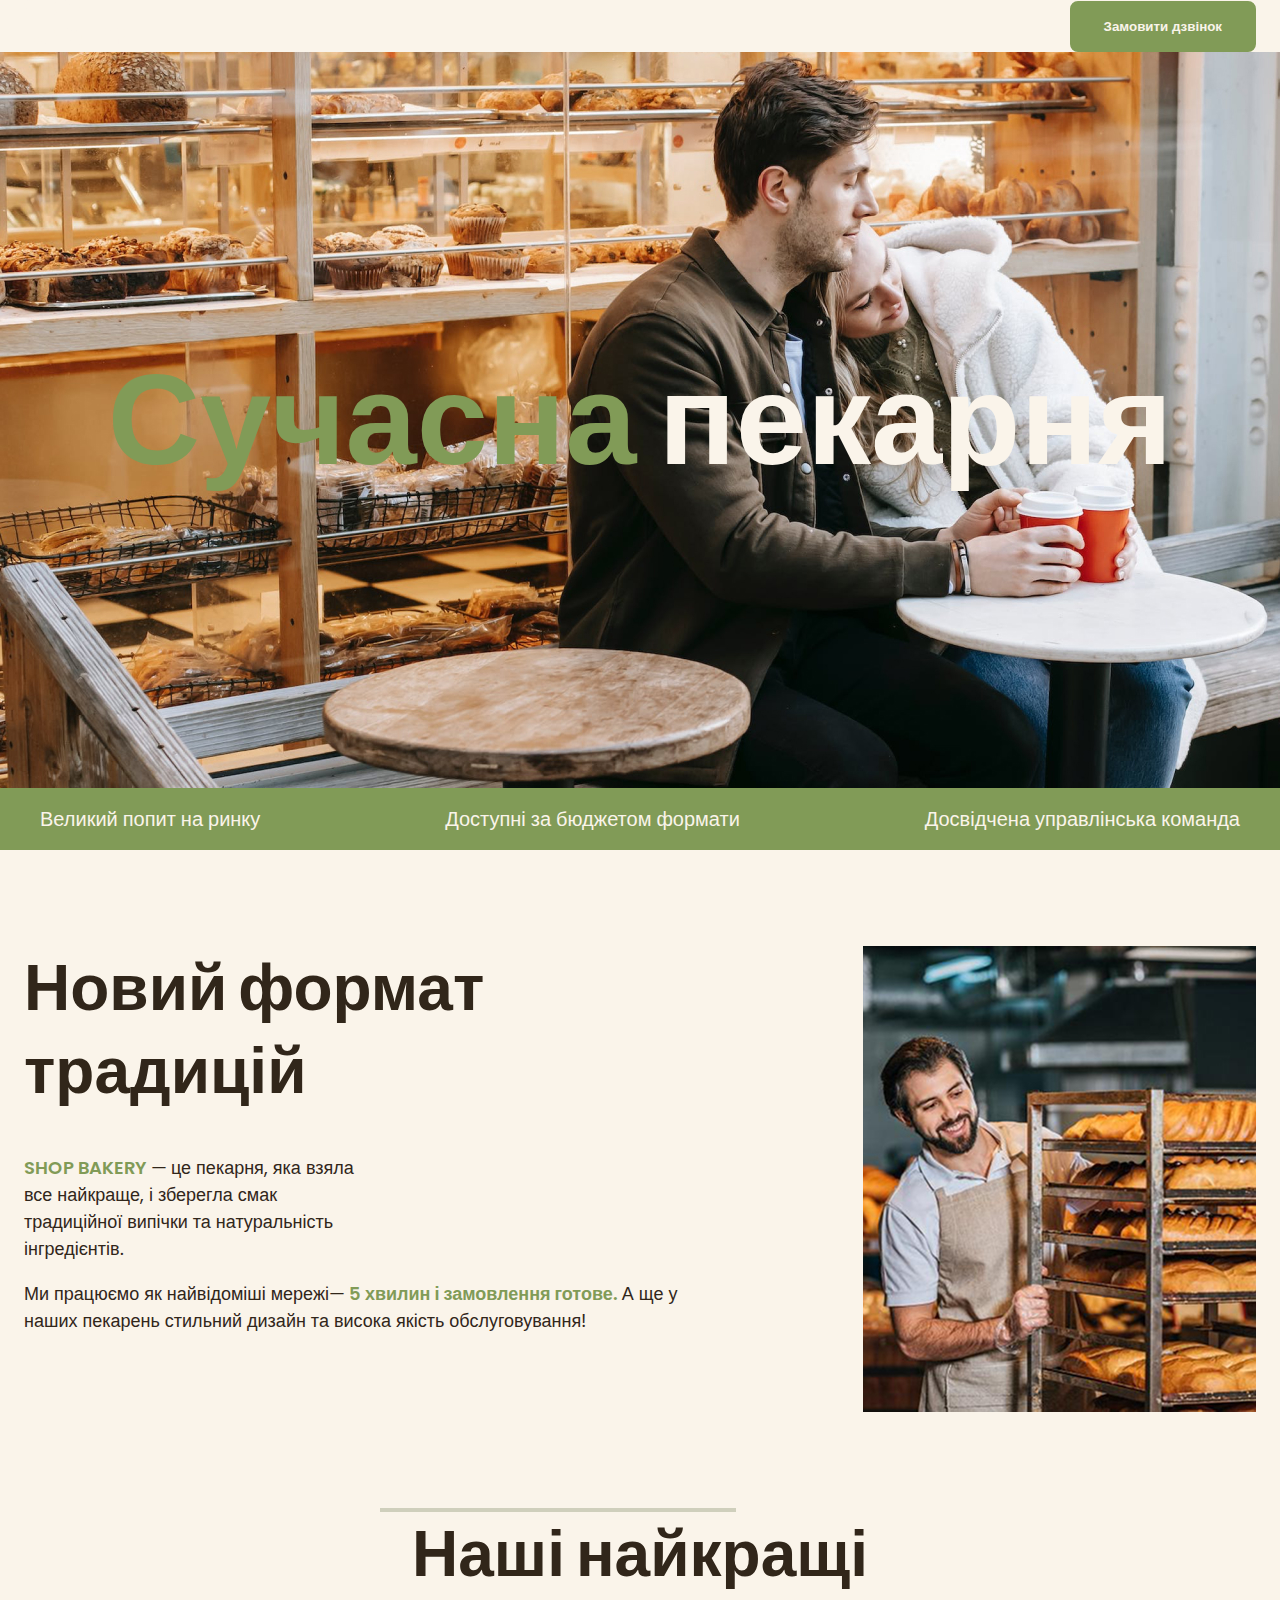
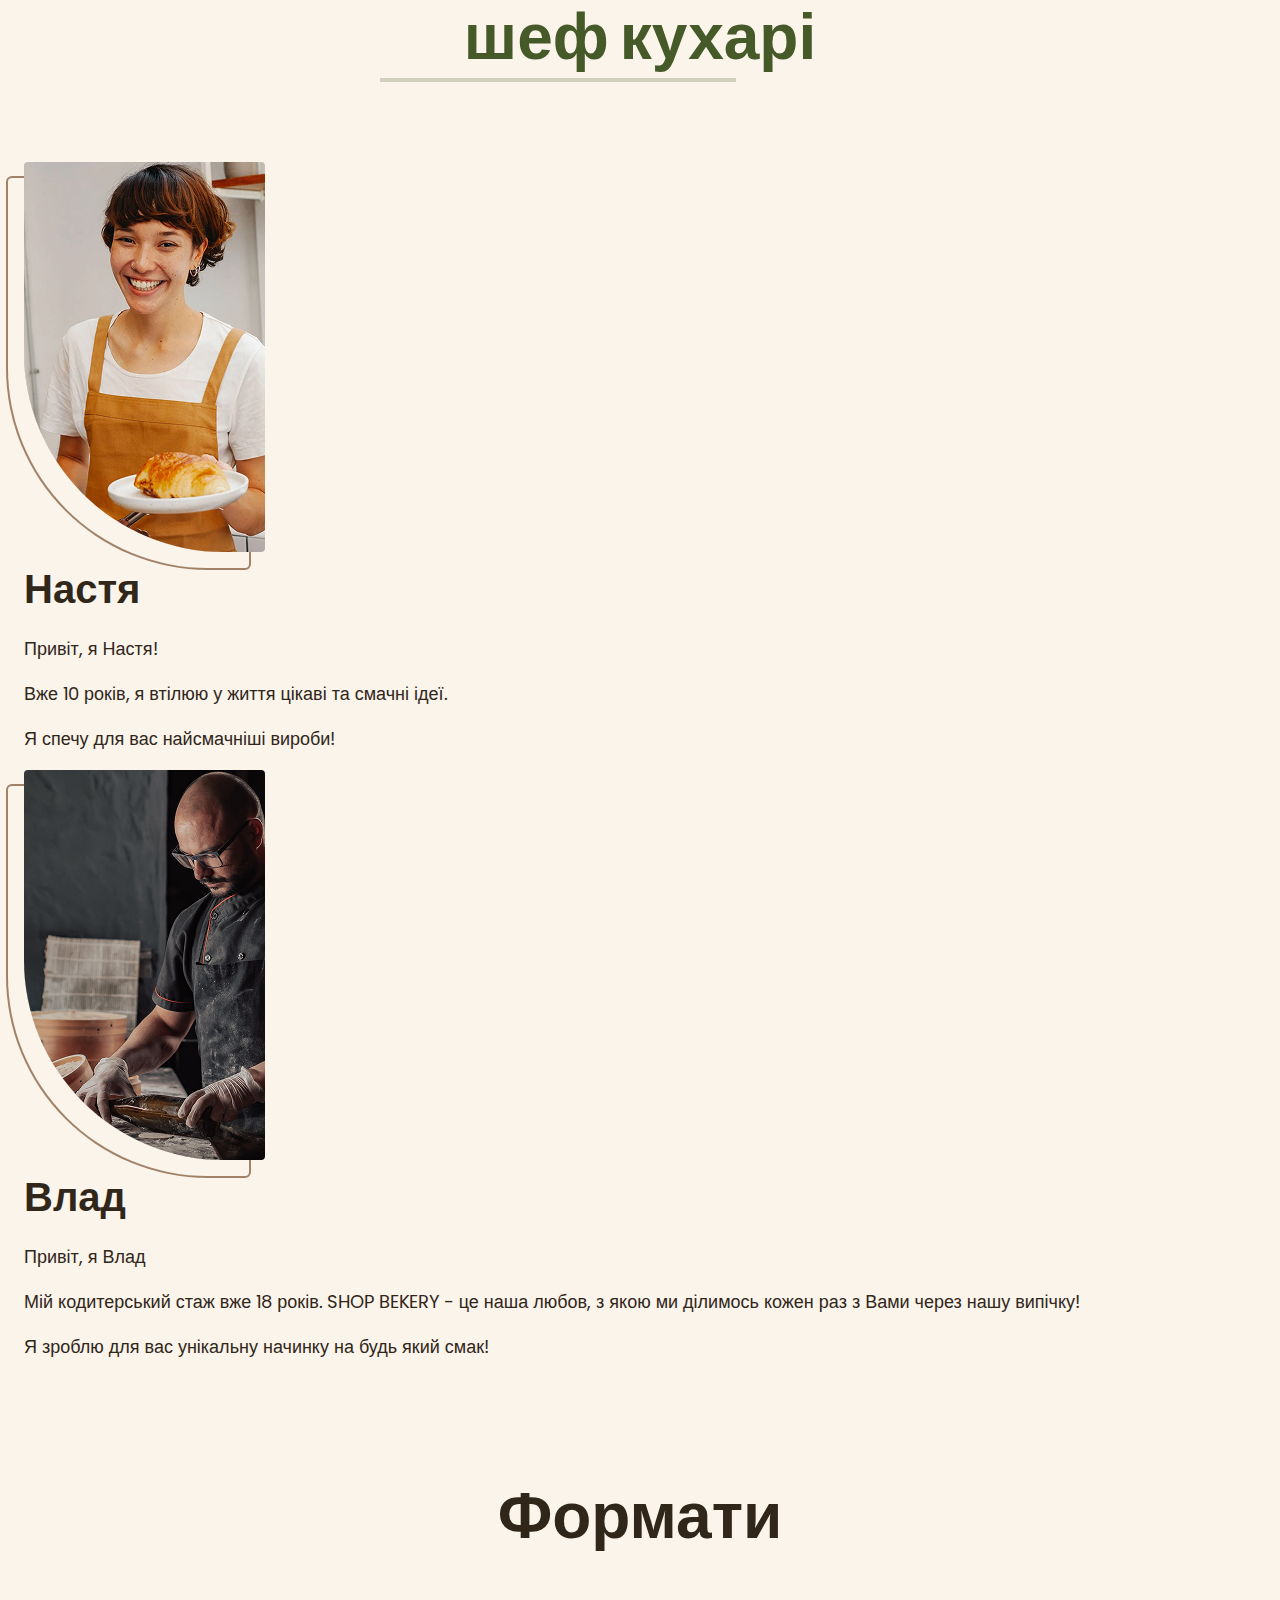
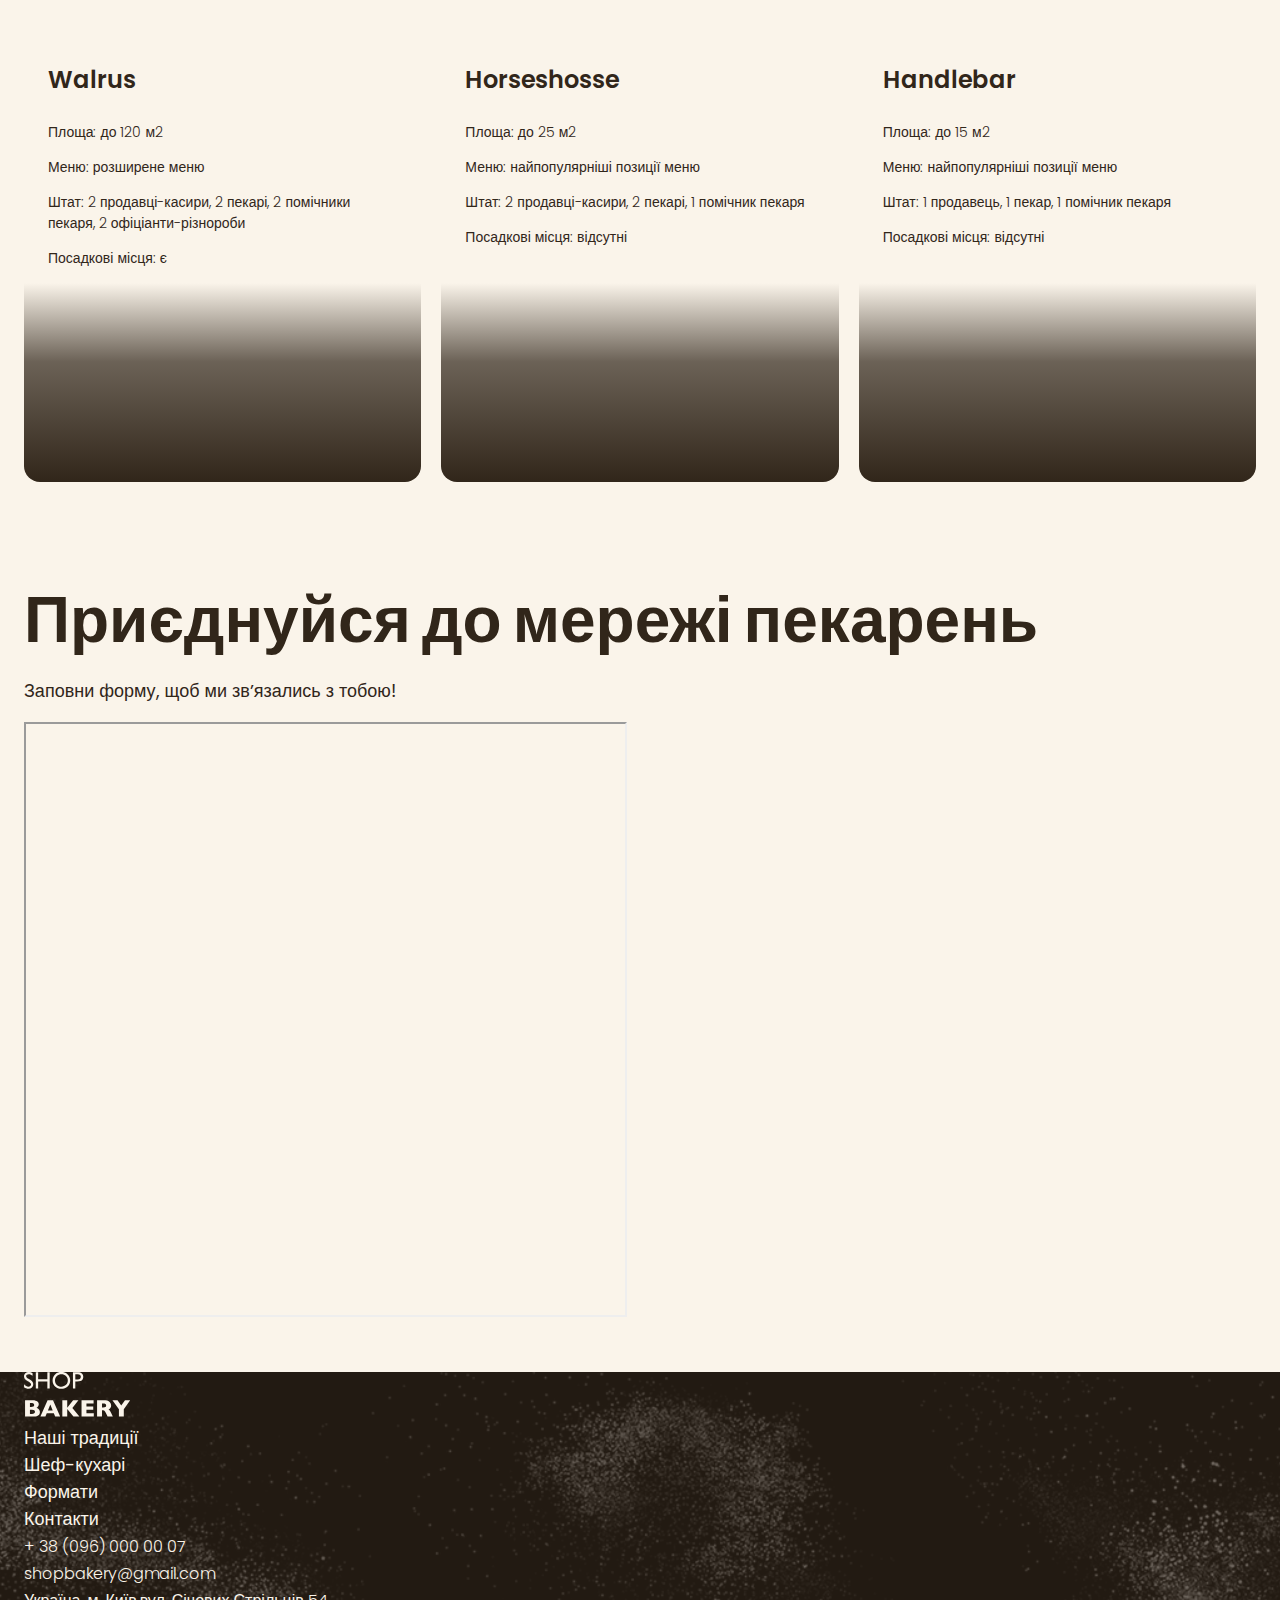
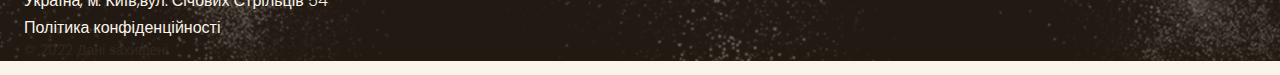
<file: index.html>
<!DOCTYPE html>
<html lang="uk">
  <head>
    <meta charset="UTF-8" />
    <meta name="viewport" content="width=device-width, initial-scale=1.0" />
    <title>Сучасна пекарня</title>
    <!-- styles -->
    <link rel="stylesheet" href="css/style.css" />
  </head>

  <body>
    <header>
      <div class="container">
        <div class="header-container">
          <nav class="header-nav">
            <a href="index.html">
              <img src="./images/logo.svg" alt="Логотип сучасної пекарні" />
            </a>
            <ul class="header-menu">
              <li>
                <a class="link" href="#traditions-section">Наші традиції</a>
              </li>
              <li><a class="link" href="#chefs-section">Шеф-кухарі</a></li>
              <li><a class="link" href="#format-section">Формати</a></li>
              <li><a class="link" href="#contact-section">Контакти</a></li>
            </ul>
          </nav>
          <button class="button" type="button">Замовити дзвінок</button>
        </div>
      </div>
    </header>
    <main>
      <section class="hero-section">
        <div class="container">
          <h1 class="hero-title">
            <span class="accent">Сучасна</span> пекарня
          </h1>
        </div>
      </section>
      <section class="advantages-section">
        <div class="container">
          <h2 class="visually-hidden">Наші переваги</h2>
          <ul class="advantages-list">
            <li class="advantages-item">Великий попит на ринку</li>
            <li class="advantages-item">Доступні за бюджетом формати</li>
            <li class="advantages-item">Досвідчена управлінська команда</li>
          </ul>
        </div>
      </section>
      <section class="traditions-section section" id="traditions-section">
        <div class="container">
          <div class="traditions-container">
            <div class="traditions-content">
              <h2 class="traditions-title section-title">
                Новий формат традицій
              </h2>
              <p class="traditions-text limited">
                <span class="brand uppercase">shop bakery</span> — це пекарня,
                яка взяла все найкраще, і зберегла смак традиційної випічки та
                натуральність інгредієнтів.
              </p>
              <p class="traditions-text">
                Ми працюємо як найвідоміші мережі—
                <span class="brand">5 хвилин і замовлення готове.</span>
                А ще у наших пекарень стильний дизайн та висока якість
                обслуговування!
              </p>
            </div>
            <div class="traditions-photo"></div>
            <img
              src="./images/bakerman.jpg"
              alt="Чоловік пекар посміхається дивиться на хліб"
            />
          </div>
        </div>
      </section>
      <section class="section" id="chefs-section">
        <div class="container">
          <h2 class="chefs-title section-title centered">
            Наші найкращі <span class="accent">шеф кухарі</span>
          </h2>
          <ul>
            <li>
              <article>
                <img
                  class="chef-photo"
                  src="/images/nastia-chef.jpg"
                  alt="Nastia chef"
                />
                <h3 class="chef-title">Настя</h3>
                <p>Привіт, я Настя!</p>
                <p>Вже 10 років, я втілюю у життя цікаві та смачні ідеї.</p>
                <p>Я спечу для вас найсмачніші вироби!</p>
              </article>
            </li>
            <li>
              <article>
                <img
                  class="chef-photo"
                  src="/images/vlad-chef.jpg"
                  alt="Vlad chef"
                />
                <h3 class="chef-title" class="format-title">Влад</h3>
                <p>Привіт, я Влад</p>
                <p>
                  Мій кодитерський стаж вже 18 років. SHOP BEKERY - це наша
                  любов, з якою ми ділимось кожен раз з Вами через нашу випічку!
                </p>
                <p>Я зроблю для вас унікальну начинку на будь який смак!</p>
              </article>
            </li>
          </ul>
        </div>
      </section>
      <section class="section" id="format-section">
        <div class="container">
          <h2 class="formats-title section-title centered">Формати</h2>
          <ul class="formats-list">
            <li class="formats-item">
              <article class="format-card">
                <h3 class="format-title" lang="en">Walrus</h3>
                <div class="format-text">
                  <p>Площа: до 120 м2</p>
                  <p>Меню: розширене меню</p>
                  <p>
                    Штат: 2 продавці-касири, 2 пекарі, 2 помічники пекаря, 2
                    офіціанти-різнороби
                  </p>
                  <p>Посадкові місця: є</p>
                </div>
              </article>
            </li>
            <li class="formats-item">
              <article class="format-card">
                <h3 class="format-title" lang="en">Horseshosse</h3>
                <div class="format-text">
                  <p>Площа: до 25 м2</p>
                  <p>Меню: найпопулярніші позиції меню</p>
                  <p>Штат: 2 продавці-касири, 2 пекарі, 1 помічник пекаря</p>
                  <p>Посадкові місця: відсутні</p>
                </div>
              </article>
            </li>
            <li class="formats-item">
              <article class="format-card">
                <h3 class="format-title" lang="en">Handlebar</h3>
                <div class="format-text">
                  <p>Площа: до 15 м2</p>
                  <p>Меню: найпопулярніші позиції меню</p>
                  <p>Штат: 1 продавець, 1 пекар, 1 помічник пекаря</p>
                  <p>Посадкові місця: відсутні</p>
                </div>
              </article>
            </li>
          </ul>
        </div>
      </section>
      <section class="section" id="contact-section">
        <div class="container">
          <h2 class="contact-title section-title">
            Приєднуйся до мережі пекарень
          </h2>
          <p>Заповни форму, щоб ми звʼязались з тобою!</p>
          <iframe
            src="https://www.google.com/maps/embed?pb=!1m18!1m12!1m3!1d2540.1634470360473!2d30.488698375187425!3d50.456680986916986!2m3!1f0!2f0!3f0!3m2!1i1024!2i768!4f13.1!3m3!1m2!1s0x40d4ce637c006b2d%3A0xaf86385f19996ff0!2z0LLRg9C70LjRhtGPINCh0ZbRh9C-0LLQuNGFINCh0YLRgNGW0LvRjNGG0ZbQsiwgNTQsINCa0LjRl9CyLCDQo9C60YDQsNGX0L3QsCwgMDIwMDA!5e0!3m2!1suk!2ssk!4v1762637851987!5m2!1suk!2ssk"
            width="603"
            height="595"
            allowfullscreen=""
            loading="lazy"
            referrerpolicy="no-referrer-when-downgrade"
          >
          </iframe>
        </div>
      </section>
    </main>
    <footer class="footer">
      <div class="container">
        <nav>
          <a href="#">
            <img src="./images/logo.svg" alt="Логотип сучасної пекарні" />
          </a>
          <!-- logo  -->
          <ul>
            <li><a class="link" href="#">Наші традиції</a></li>
            <li><a class="link" href="#">Шеф-кухарі</a></li>
            <li><a class="link" href="#">Формати</a></li>
            <li><a class="link" href="#">Контакти</a></li>
          </ul>
        </nav>
        <address>
          <ul>
            <li>
              <a class="address-link" href="tel:+380960000007"
                >+ 38 (096) 000 00 07</a
              >
            </li>
            <li>
              <a class="address-link" href="mailto:shopbakery@gmail.com"
                >shopbakery@gmail.com</a
              >
            </li>
            <li>
              <a
                class="address-link"
                href="https://maps.app.goo.gl/QHwYXWyhh8ZiUHQK7"
                target="_blank"
              >
                Україна, м. Київ,вул. Січових Стрільців 54
              </a>
            </li>
            <li>
              <a href="#"></a>
              <!-- facebook icon-->
            </li>
            <li>
              <a href="#"></a>
              <!-- instagram icon -->
            </li>
          </ul>
          <a class="address-link" href="#" target="_blank"
            >Політика конфіденційності</a
          >
          <p class="address-copyright">&copy; 2022 Дані захищені</p>
        </address>
      </div>
    </footer>
  </body>
</html>
</file>
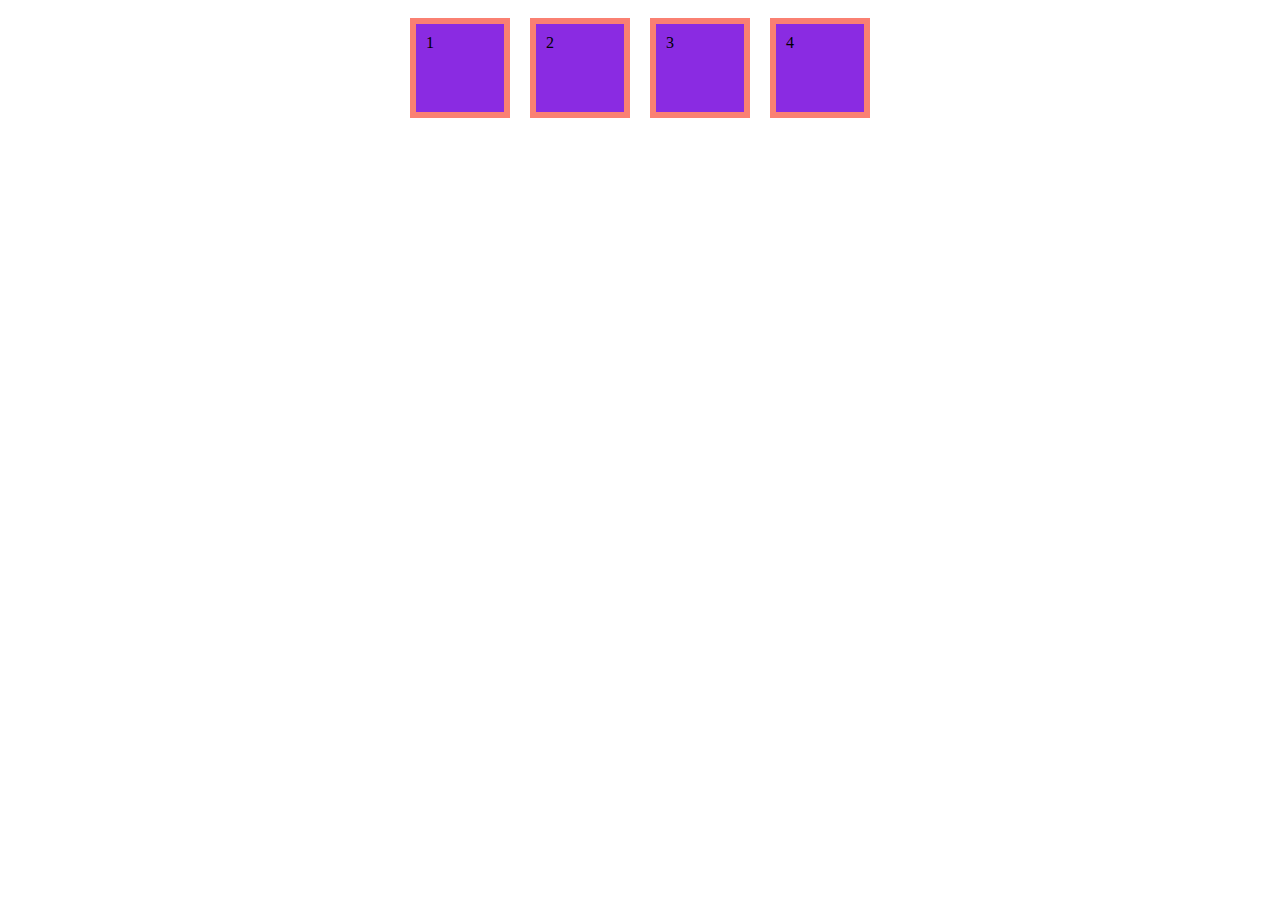
<file: test.html>
<!DOCTYPE html>
<html lang="en">
  <head>
    <meta charset="UTF-8" />
    <meta name="viewport" content="width=device-width, initial-scale=1.0" />
    <title>Test</title>
    <link rel="stylesheet" href="test.css" />
  </head>
  <body>
    <div class="flex-container">
      <div class="item">1</div>
      <div class="item">2</div>
      <div class="item">3</div>
      <div class="item">4</div>
    </div>
  </body>
</html>
</file>
<file: css/style.css>
@font-face {
  font-display: swap;
  font-family: "Poppins";
  font-weight: 300;
  src: url("../fonts/poppins-v24-latin-300.woff2") format("woff2");
}

@font-face {
  font-display: swap;
  font-family: "Poppins";
  font-weight: 400;
  src: url("../fonts/poppins-v24-latin-regular.woff2") format("woff2");
}

@font-face {
  font-display: swap;
  font-family: "Poppins";
  font-weight: 600;
  src: url("../fonts/poppins-v24-latin-600.woff2") format("woff2");
}

@font-face {
  font-display: swap;
  font-family: "Poppins";
  font-weight: 900;
  src: url("../fonts/poppins-v24-latin-900.woff2") format("woff2");
}

:root {
  --color-brand-normal: #819b57;
  --color-brand-light: #cfcfbc;
  --color-brand-dark: #465929;
  --color-primary-light: #faf4ea;
  --color-primary-dark: #31261a;
  --color-secondary-dark: #a18268;
}
/* Base */
* {
  box-sizing: border-box;
}
body {
  color: var(--color-primary-dark);
  font-family: "Poppins", sans-serif;
  font-size: 18px;
  font-weight: 400;
  line-height: 1.5;
  margin: 0;
  background-color: var(--color-primary-light);
}

h1,
h2,
h3,
h4,
h5,
h6,
p {
  margin-top: 0;
}

address {
  font-style: normal;
}

ul {
  margin: 0;
  padding: 0;
  list-style-type: none;
}

.visually-hidden {
  position: absolute;
  left: -10000px;
  top: auto;
  width: 1px;
  height: 1px;
  overflow: hidden;
}

.section {
  padding: 48px 0;
}

.container {
  width: 100%;
  max-width: 1288px;
  margin: 0 auto;
  padding: 0 24px;
}

/* Button */
.button {
  padding: 16px 32px;
  color: var(--color-primary-light);
  background-color: var(--color-brand-normal);
  border: 2px solid var(--color-brand-normal);
  border-radius: 8px;
  cursor: pointer;
  font-weight: 600;
}

.button:hover {
  color: var(--color-brand-dark);
  background-color: transparent;
}

/* Link */
.link {
  color: var(--color-primary-light);
  text-decoration: none;
  line-height: 1.5;
}

.link:hover {
  color: var(--color-brand-normal);
}

/* header */

.header-container {
  display: flex;
  align-items: center;
  gap: 40px;
}

.header-nav {
  display: flex;
  align-items: center;
  flex-grow: 1;
  gap: 40px;
}

.header-menu {
  display: flex;
  gap: 64px;
  flex-grow: 1;
  justify-content: center;
}

/* Hero section */

.hero-section {
  padding: 272px 0;
  background-image: url("../images/hero-section-background.jpg");
  background-repeat: no-repeat;
  background-position: center top;
  background-size: cover;
}

.hero-title {
  color: var(--color-primary-light);
  font-family: "Poppins", sans-serif;
  font-weight: 900;
  text-align: center;
  font-size: 128px;
  margin-bottom: 0;
}

.hero-title .accent {
  color: var(--color-brand-normal); /* HEX value */
}
/* Advantages section */

.advantages-section {
  background-color: var(--color-brand-normal);
  padding: 16px;
}

.advantages-list {
  color: var(--color-primary-light);
  display: flex;
  justify-content: space-between;
  gap: 40px;
}

.advantages-item {
  background-color: var(--color-brand-normal);
  font-weight: 300;
  font-size: 20px;
}

.section-title {
  font-weight: 900;
  font-size: 64px;
  line-height: 1.3;
}

.section-title.centered {
  text-align: center;
}

.section-title .accent {
  color: var(--color-brand-dark);
}

/* Traditions section */

.traditions-section {
  padding-top: 96px;
}

.traditions-container {
  display: flex;
  gap: 100px;
  justify-content: space-between;
  gap: 40px;
}

.traditions-content {
  max-width: 710px;
}

.traditions-title {
  margin-bottom: 42px;
}

.traditions-text .brand {
  color: var(--color-brand-normal);
  font-weight: 600;
}

.traditions-text.limited {
  max-width: 340px;
}

.traditions-text .uppercase {
  color: var(--color-brand-normal);
  text-transform: uppercase;
}

/* chefs section */
.chef-title {
  margin-bottom: 16px;
  font-size: 40px;
  font-weight: 600;
}

.chef-photo {
  border-top-left-radius: 4px;
  border-top-right-radius: 4px;
  border-bottom-right-radius: 4px;
  border-bottom-left-radius: 200px;
  box-shadow: -16px 16px 0 0 var(--color-primary-light),
    -16px 16px 0 2px var(--color-secondary-dark);
}

.chefs-title {
  max-width: 520px;
  margin: 0 auto 80px;
}

.chefs-title::before,
.chefs-title::after {
  display: block;
  width: 352px;
  border: 2px solid var(--color-brand-light);
  content: "";
}

/* format section */

.formats-title {
  margin-bottom: 80px;
}

.format-title {
  font-weight: 600;
  font-size: 24px;
}

.formats-list {
  display: flex;
  gap: 20px;
  flex-wrap: wrap;
}

.formats-item {
  flex-basis: calc((100% - 40px) / 3);
}

.format-card {
  padding: 24px;
  border-radius: 16px;
  height: 444px;
  background-image: linear-gradient(
    180deg,
    rgba(49, 38, 26, 0) 55.21%,
    rgba(49, 38, 26, 0.71) 72.92%,
    var(--color-primary-dark) 100%
  );
}

.format-text {
  font-size: 14px;
  font-weight: 300;
}

/* contact section */

.contact-title {
  margin-bottom: 16px;
}

/* footer section */

.address-link {
  color: var(--color-primary-light);
  font-size: 16px;
  font-weight: 300;
  text-decoration: none;
}

.address-link:hover {
  color: var(--color-brand-normal);
}

.address-copyright {
  font-size: 14px;
}

.footer {
  background-image: url(../images/footer-background.png);
  background-color: var(--color-primary-dark);
  background-repeat: no-repeat;
  background-size: cover;
  background-position: center;
}
</file>
<file: test.css>
* {
  box-sizing: border-box;
}

.flex-container {
  display: flex;
  justify-content: center;
}

.item {
  width: 100px;
  height: 100px;
  background-color: blueviolet;
  padding: 10px;
  border: 6px solid salmon;
  margin: 10px;
}
</file>
